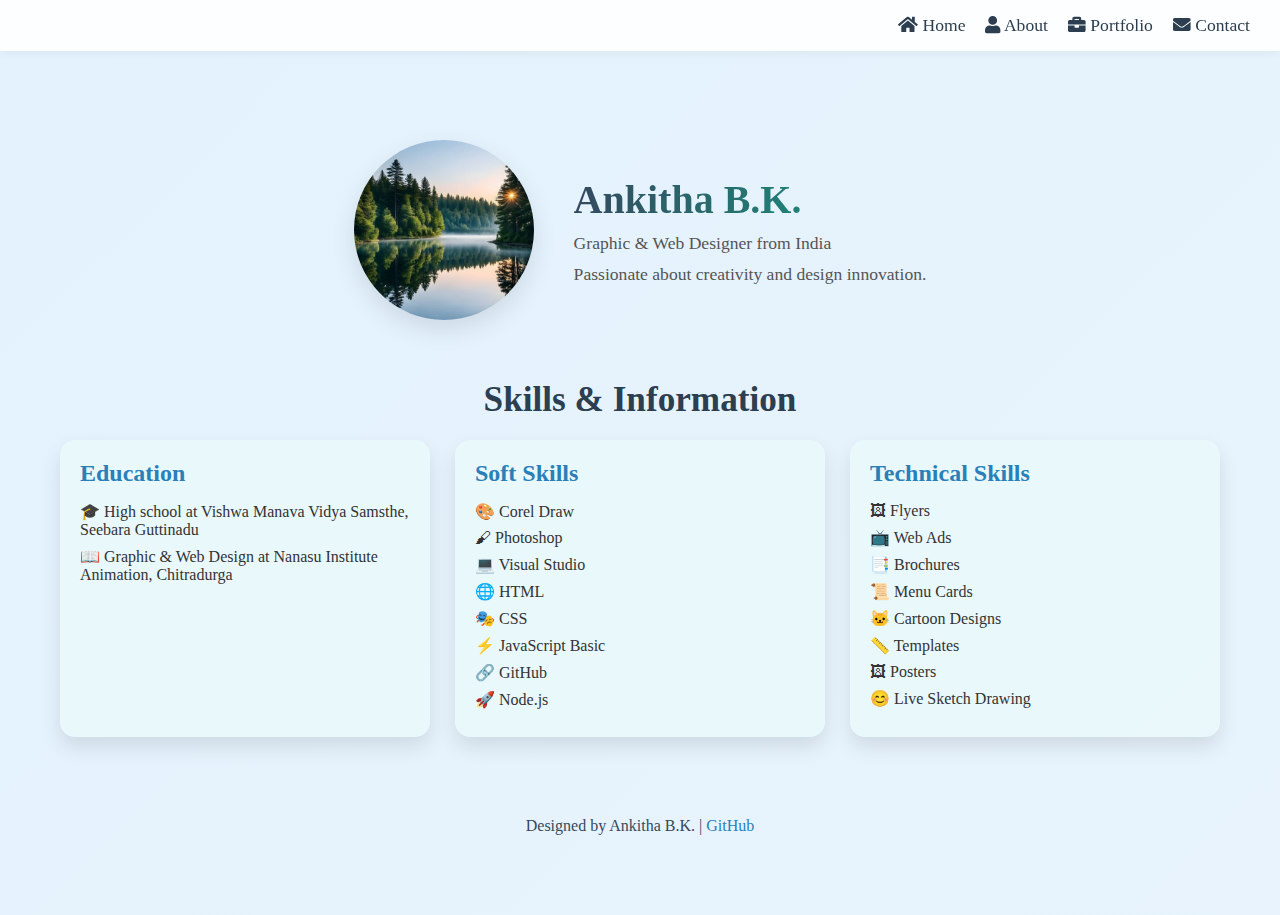
<file: index.html>
<!DOCTYPE html>
<html lang="en">
<head>
  <meta charset="UTF-8" />
  <meta name="viewport" content="width=device-width, initial-scale=1.0"/>
  <title>Resume | Ankitha B.K.</title>
  <link rel="icon" href="images/Bk_logo.png" type="image/png" />
  <link href="https://fonts.googleapis.com/icon?family=Material+Icons" rel="stylesheet" />
  <link rel="stylesheet" href="https://cdnjs.cloudflare.com/ajax/libs/font-awesome/5.15.4/css/all.min.css"/>
  <style>
    * {
      margin: 0;
      padding: 0;
      box-sizing: border-box;
    }

    body {
      font-family: cambria;
      background: linear-gradient(-45deg, #f7f8fc, #e3f2fd);
      background-size: 400% 400%;
      color: #333;
      position: relative;
      overflow-x: hidden;
    }

    .navbar {
      position: fixed;
      top: 0;
      width: 100%;
      padding: 15px 30px;
      background: rgba(255, 255, 255, 0.9);
      display: flex;
      justify-content: flex-end;
      gap: 20px;
      z-index: 999;
      box-shadow: 0 2px 10px rgba(0,0,0,0.05);
    }

    .nav-links a {
      color: #2c3e50;
      text-decoration: none;
      font-size: 1.1rem;
      transition: color 0.3s, transform 0.3s;
    }

    .nav-links a:hover {
      color: #1abc9c;
      transform: scale(1.1);
    }

    .container {
      max-width: 1200px;
      margin: 120px auto 40px;
      padding: 20px;
      z-index: 2;
      position: relative;
    }

    .header {
      display: flex;
      align-items: center;
      flex-wrap: wrap;
      gap: 20px;
      justify-content: center;
      margin-bottom: 40px;
    }

    .profile-pic {
      width: 180px;
      height: 180px;
      border-radius: 50%;
      overflow: hidden;
      box-shadow: 0 10px 25px rgba(0,0,0,0.1);
      animation: zoomInOut 4s infinite alternate ease-in-out;
    }

    .profile-pic img {
      width: 100%;
      height: 100%;
      object-fit: cover;
    }

    .about {
      margin-left: 20px;
    }

    .about h1 {
      font-size: 2.5rem;
      background: linear-gradient(to right, #34495e, #16a085);
      -webkit-background-clip: text;
      -webkit-text-fill-color: transparent;
    }

    .about p {
      font-size: 1.1rem;
      color: #555;
      margin-top: 10px;
    }

    .section {
      margin-top: 60px;
    }

    .section h2 {
      font-size: 2.2rem;
      color: #2c3e50;
      margin-bottom: 20px;
      text-align: center;
    }

    .grid {
      display: grid;
      grid-template-columns: repeat(auto-fit, minmax(260px, 1fr));
      gap: 25px;
    }

    .card {
      background: #eaf9facc;
      padding: 20px;
      border-radius: 15px;
      box-shadow: 0 10px 20px rgba(0,0,0,0.1);
      transition: transform 0.3s;
    }

    .card:hover {
      transform: translateY(-5px);
    }

    .card h3 {
      font-size: 1.5rem;
      color: #2980b9;
      margin-bottom: 15px;
    }

    .card ul {
      list-style: none;
      padding-left: 0;
    }

    .card ul li {
      margin-bottom: 8px;
      font-size: 1rem;
    }

    footer {
      text-align: center;
      margin-top: 60px;
      padding: 20px;
      color: #34495e;
    }

    footer a {
      color: #2980b9;
      text-decoration: none;
    }

    footer a:hover {
      text-decoration: underline;
    }

    @media (max-width: 768px) {
      .about {
        text-align: center;
        margin-left: 0;
      }

      .navbar {
        justify-content: center;
        flex-wrap: wrap;
      }

      .nav-links a {
        font-size: 1rem;
      }
    }
  </style>
</head>
<body>

  <div class="navbar nav-links">
    <a href="#"><i class="fas fa-home"></i> Home</a>
    <a href="#"><i class="fas fa-user"></i> About</a>
    <a href="Work_showcase.html"><i class="fas fa-briefcase"></i> Portfolio</a>
    <a href="Contact_Me.html"><i class="fas fa-envelope"></i> Contact</a>
  </div>

  <div class="container">
    <div class="header">
      <div class="profile-pic">
        <img src="images/About pic.jpg" alt="Profile Picture" />
      </div>
      <div class="about">
        <h1>Ankitha B.K.</h1>
        <p>Graphic & Web Designer from India</p>
        <p>Passionate about creativity and design innovation.</p>
      </div>
    </div>

    <div class="section">
      <h2>Skills & Information</h2>
      <div class="grid">
        <div class="card">
          <h3>Education</h3>
          <ul>
            <li>🎓 High school at Vishwa Manava Vidya Samsthe, Seebara Guttinadu</li>
            <li>📖 Graphic & Web Design at Nanasu Institute Animation, Chitradurga</li>
          </ul>
        </div>
        <div class="card">
          <h3>Soft Skills</h3>
          <ul>
            <li>🎨 Corel Draw</li>
            <li>🖌 Photoshop</li>
            <li>💻 Visual Studio</li>
            <li>🌐 HTML</li>
            <li>🎭 CSS</li>
            <li>⚡ JavaScript Basic</li>
            <li>🔗 GitHub</li>
            <li>🚀 Node.js</li>
          </ul>
        </div>
        <div class="card">
          <h3>Technical Skills</h3>
          <ul>
            <li>🖼 Flyers</li>
            <li>📺 Web Ads</li>
            <li>📑 Brochures</li>
            <li>📜 Menu Cards</li>
            <li>🐱 Cartoon Designs</li>
            <li>📏 Templates</li>
            <li>🖼 Posters</li>
            <li>😊 Live Sketch Drawing</li>
          </ul>
        </div>
      </div>
    </div>

    <footer>
      <p>Designed by Ankitha B.K. | <a href="https://github.com/ankithabk" target="_blank">GitHub</a></p>
    </footer>
  </div>

</body>
</html>
</file>
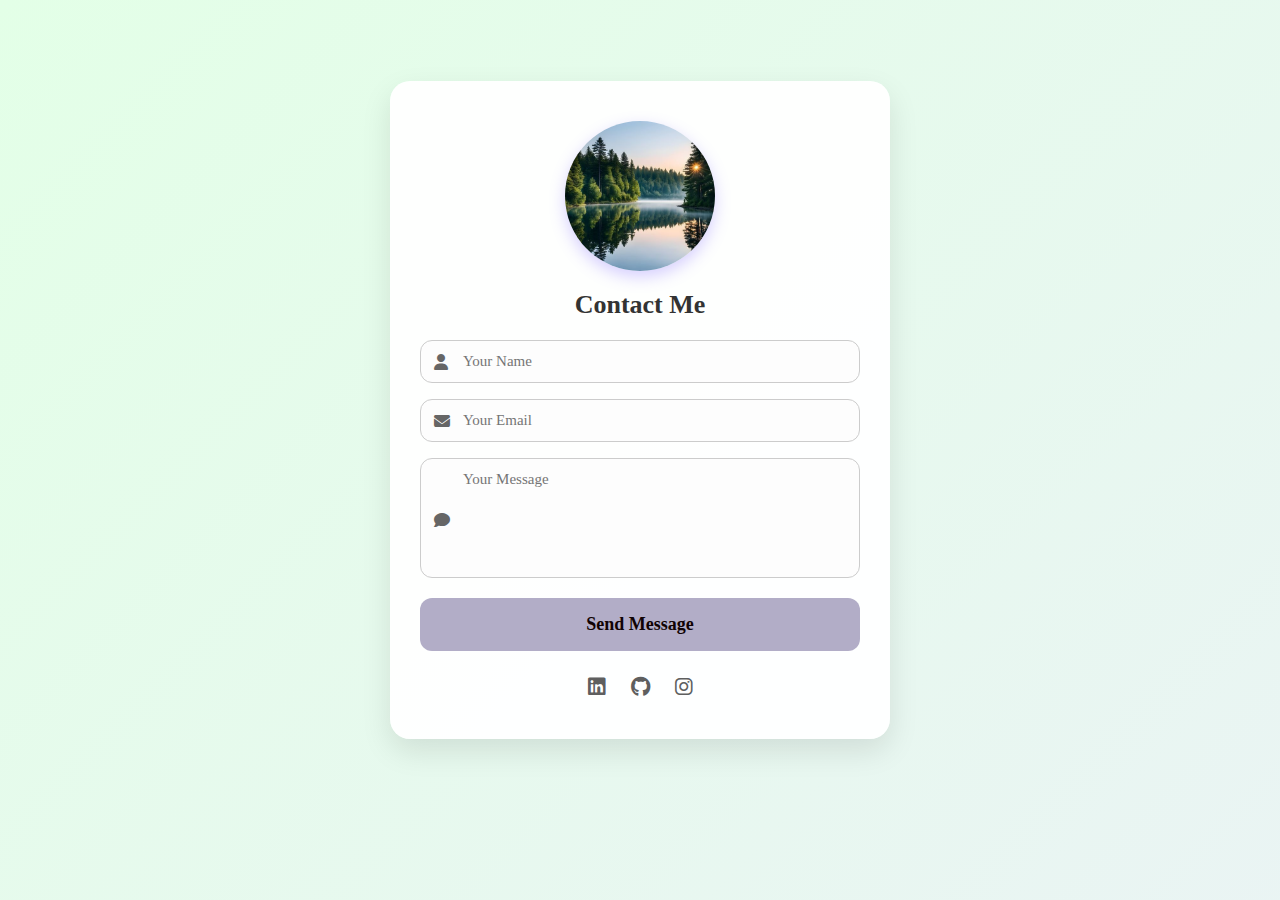
<file: Contact_Me.html>
<!DOCTYPE html>
<html lang="en">
<head>
  <meta charset="UTF-8" />
  <meta name="viewport" content="width=device-width, initial-scale=1.0"/>
  <title>Contact | Portfolio</title>
  <link rel="icon" href="images/Bk_logo.png" type="image/favicon.png">
  <link rel="stylesheet" href="https://cdnjs.cloudflare.com/ajax/libs/font-awesome/6.5.0/css/all.min.css" />
  <style>
    * {
      margin: 0;
      padding: 0;
      box-sizing: border-box;
      font-family: Cambria, serif;
    }

    body {
      background: linear-gradient(135deg, #e3ffe7, #f0eaff, #e1f0ff);
      background-size: 400% 400%;
      animation: gradientBG 12s ease infinite;
      color: #333;
    }

    @keyframes gradientBG {
      0%, 100% { background-position: 0% 50%; }
      50% { background-position: 100% 50%; }
    }

    header {
      display: flex;
      justify-content: space-between;
      align-items: center;
      padding: 16px 10%;
      background: rgba(255,255,255,0.8);
      box-shadow: 0 4px 12px rgba(0,0,0,0.05);
      position: sticky;
      top: 0;
      z-index: 1000;
    }

  

    .main {
      display: flex;
      justify-content: center;
      align-items: center;
      padding: 60px 20px;
      min-height: calc(100vh - 80px);
    }

    .contact-container {
      background: rgba(255, 255, 255, 0.95);
      padding: 40px 30px;
      width: 100%;
      max-width: 500px;
      border-radius: 20px;
      box-shadow: 0 12px 30px rgba(0, 0, 0, 0.1);
      text-align: center;
      animation: fadeIn 1.2s ease;
    }

    @keyframes fadeIn {
      from { opacity: 0; transform: translateY(20px); }
      to { opacity: 1; transform: translateY(0); }
    }

    .profile-img {
      width: 150px;
      height: 150px;
      margin: 0 auto 15px;
      border-radius: 50%;
      object-fit: cover;
      box-shadow: 0 6px 16px rgba(123, 97, 255, 0.3);
    }

    h2 {
      margin-bottom: 20px;
      font-size: 26px;
      color: #333;
    }

    .contact-form {
      display: flex;
      flex-direction: column;
      gap: 16px;
    }

    .input-group {
      position: relative;
    }

    .input-group i {
      position: absolute;
      top: 50%;
      left: 14px;
      transform: translateY(-50%);
      color: #666;
      font-size: 16px;
    }

    .input-group input,
    .input-group textarea {
      width: 100%;
      padding: 12px 12px 12px 42px;
      font-size: 15px;
      border: 1px solid #ccc;
      border-radius: 12px;
      outline: none;
      background: #fdfdfd;
      transition: border 0.3s, box-shadow 0.3s;
    }

    .input-group input:focus,
    .input-group textarea:focus {
      border-color: #dfdcee;
      box-shadow: 0 0 8px rgba(186, 181, 212, 0.3);
    }

    .input-group textarea {
      resize: none;
      height: 120px;
    }

    button {
      background: linear-gradient(135deg, #b2adc7);
      color: #110303;
      padding: 16px;
      font-size: 18px;
      font-weight: 600;
      border: none;
      border-radius: 12px;
      cursor: pointer;
      
      transition: all 0.3s ease;
    }

  
    .social-icons {
      margin-top: 25px;
      display: flex;
      justify-content: center;
      gap: 25px;
    }

    .social-icons a {
      color: #5f5f5f;
      font-size: 20px;
      transition: 0.3s;
    }

    .social-icons a:hover {
      color: #7b61ff;
      transform: scale(1.2);
    }


    @media (max-width: 768px) {
      header {
        flex-direction: column;
        gap: 10px;
      }

      nav {
        flex-wrap: wrap;
        justify-content: center;
      }

      .main {
        padding: 40px 15px;
      }

      .contact-container {
        padding: 30px 20px;
      }
    }
  </style>
</head>
<body>


  <main class="main">
    <div class="contact-container">
      <img src="images/About pic.jpg" alt="Profile" class="profile-img" />
      <h2>Contact Me</h2>
      <form class="contact-form">
        <div class="input-group">
          <i class="fas fa-user"></i>
          <input type="text" placeholder="Your Name" required />
        </div>
        <div class="input-group">
          <i class="fas fa-envelope"></i>
          <input type="email" placeholder="Your Email" required />
        </div>
        <div class="input-group">
          <i class="fas fa-comment"></i>
          <textarea placeholder="Your Message" required></textarea>
        </div>
        <button type="submit">Send Message</button>
      </form>

      <div class="social-icons">
        <a href="https://linkedin.com/ankithabk"><i class="fab fa-linkedin"></i></a>
        <a href="https://github.com/ankithabk"><i class="fab fa-github"></i></a>
        <a href="https://instagram.com/crafteddesignhub1281@letterform lab"><i class="fab fa-instagram"></i></a>
      
      </div>               
    </div>
  </main>


</body>
</html>
</file>
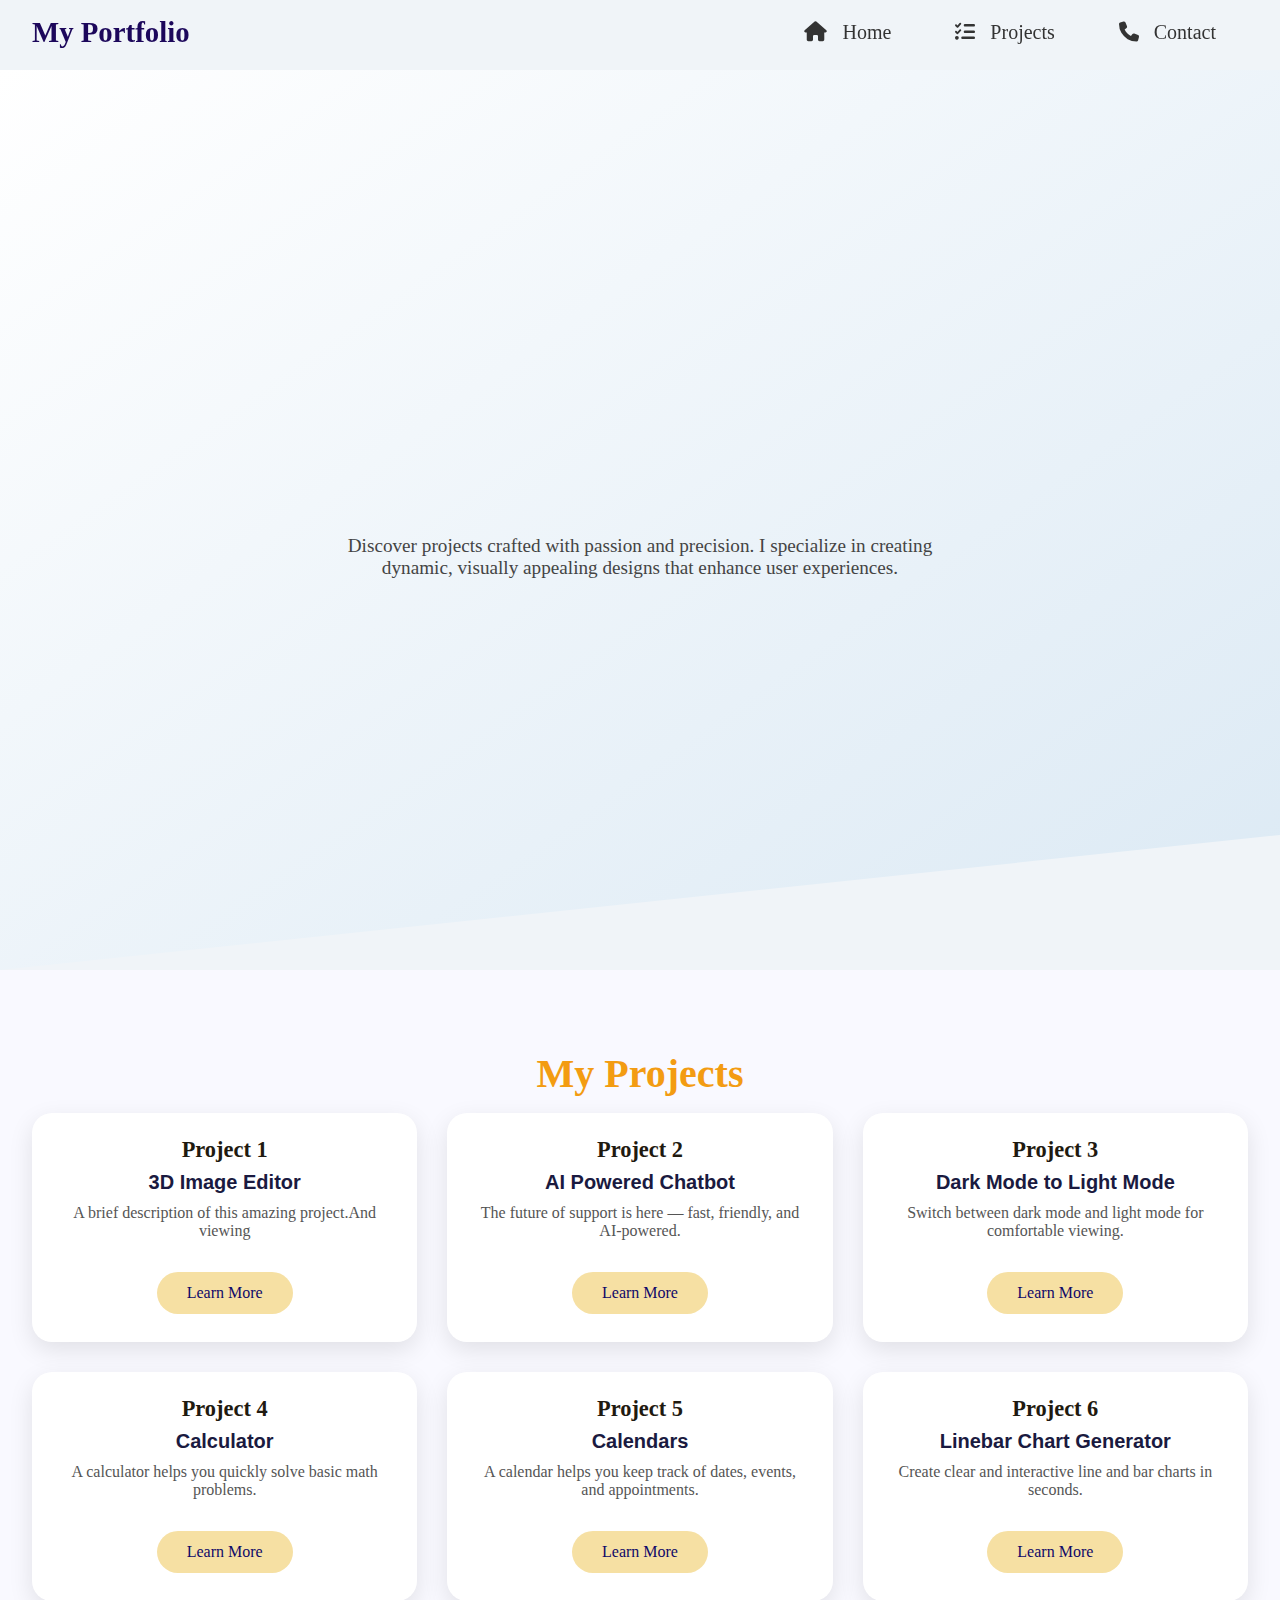
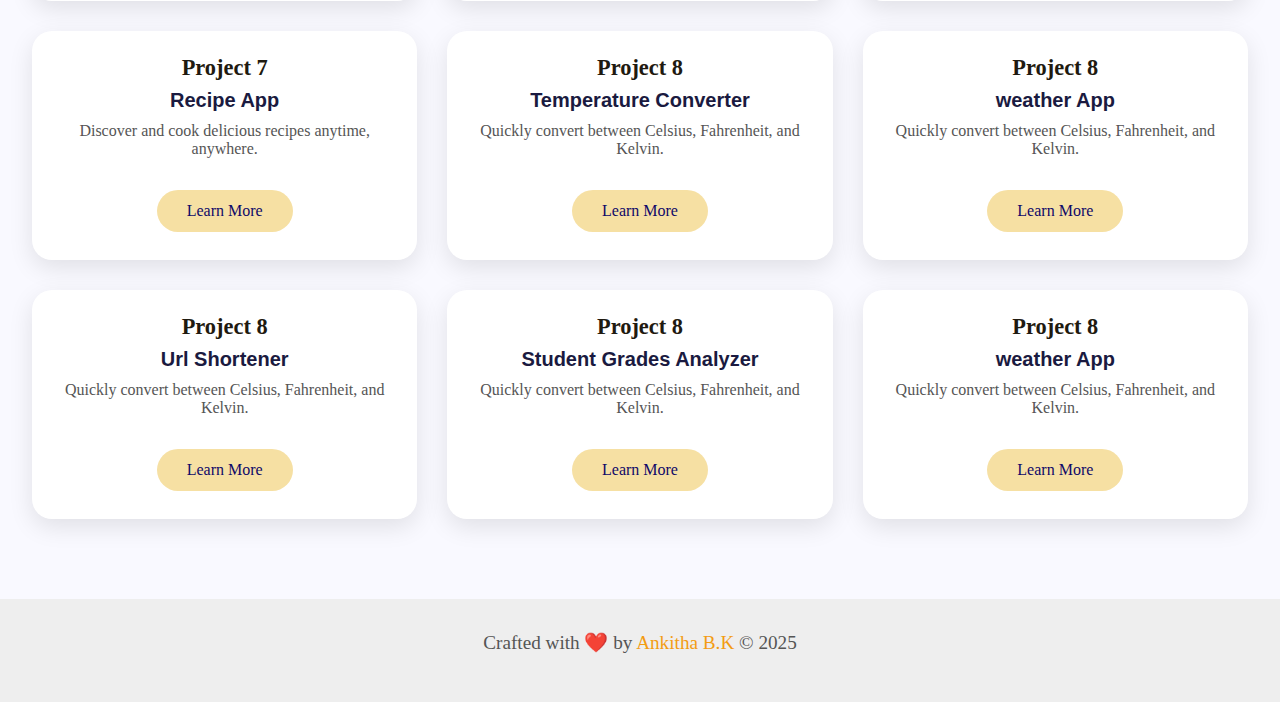
<file: Work_showcase.html>
<!DOCTYPE html>
<html lang="en">
<head>
  <meta charset="UTF-8" />
  <meta name="viewport" content="width=device-width, initial-scale=1.0" />
  <link rel="icon" href="images/Bk_logo.png" type="image/png" />
  <link rel="stylesheet" href="https://cdnjs.cloudflare.com/ajax/libs/font-awesome/6.6.0/css/all.min.css" />
  <title>Premium Work Showcase</title>
  <style>
    * {
      margin: 0;
      padding: 0;
      box-sizing: border-box;
    }

    body {
      font-family: cambria;
      background: #f0f4f8;
      color: #333;
      scroll-behavior: smooth;
    }

    h1, h2, p {
      margin-bottom: 1rem;
      text-align: center;
    }

    h1 {
      font-size: 3.5rem;
      margin-top: 10px;
      color: #1a1a40;
      opacity: 0;
      transform: translateY(50px);
      animation: fadeInUp 1.5s forwards;
    }

    h2 {
      font-size: 2.5rem;
      color: #f39c12;
    }

    p {
      font-size: 1.2rem;
      color: #555;
    }

    nav {
      display: flex;
      justify-content: space-between;
      align-items: center;
      padding: 1rem 2rem;
   
      position: fixed;
      top: 0;
      width: 100%;
      z-index: 1000;
     
    }

    nav .logo {
      font-size: 1.8rem;
      font-weight: bold;
      color: #1c075b;
    }

    nav ul {
      display: flex;
      list-style: none;
    }

    nav ul li {
      margin: 0 1rem;
    }

    nav ul li a {
      color: #333;
      text-decoration: none;
      font-size:20px;
      padding: 0.5rem 1rem;
      border-radius: 5px;
      transition: 0.3s;
    }

   
    .hero {
      height: 100vh;
      display: flex;
      justify-content: center;
      align-items: center;
      text-align: center;
      background: linear-gradient(to bottom right, #ffffff, #dbe9f4);
      clip-path: polygon(0 0, 100% 0, 100% 85%, 0 100%);
      position: relative;
      margin-top: 70px;
    }

    .hero p {
      font-size: 1.2rem;
      max-width: 600px;
      margin: 1rem auto;
      color: #444;
    }

    .cta {
      margin-bottom: 50px;
      padding: 1rem 2rem;
      background: #1a1a40;
      color: #fff;
      font-size: 1.2rem;
      border-radius: 50px;
      border: none;
      cursor: pointer;
      transition: all 0.3s ease;
      margin-right: 20px;
    }

    .cta:hover {
      background: #000;
      transform: scale(1.1);
    }

    .portfolio {
      padding: 5rem 2rem;
      background: #f9f9ff;
    }

    .projects {
      display: grid;
      grid-template-columns: repeat(auto-fit, minmax(300px, 1fr));
      gap: 30px;
    }

    .project-card {
      background: #fff;
      border-radius: 20px;
      box-shadow: 0 8px 25px rgba(0, 0, 0, 0.1);
      overflow: hidden;
      transition: transform 0.3s, box-shadow 0.3s;
    }

    .project-card:hover {
      transform: translateY(-10px);
      box-shadow: 0 15px 35px rgba(0, 0, 0, 0.2);
    }

    .project-card-content {
      padding: 1.5rem;
      text-align: center;
    }

    .project-card-content h3 {
      font-size: 1.4rem;
      margin-bottom: 0.5rem;
      color: #1f1a10;
    }

    .project-card-content p {
      font-size: 1rem;
      color: #555;
    }

    .editor-title {
      font-size: 20px;
      font-family: 'Poppins', sans-serif;
      font-weight: 600;
      margin-bottom: 10px;
      color: #1a1a40;
    }

    .learn-more-btn {
      display: inline-block;
      margin-top: 1rem;
      padding: 12px 30px;
      background: #f6e0a3;
      color: #0f0868;
      font-size: 16px;
      border: none;
      border-radius: 50px;
      cursor: pointer;
      text-decoration: none;
      position: relative;
      overflow: hidden;
    }

    .learn-more-btn::before {
      content: "";
      position: absolute;
      top: 0;
      left: 0;
      height: 100%;
      width: 100%;
      border-radius: 50px;
      transform: scaleX(0);
      transform-origin: left;
      transition: 0.4s ease;
      z-index: 0;
    }

    .learn-more-btn span {
      position: relative;
      z-index: 1;
      transition: color 0.4s ease;
    }

    .learn-more-btn:hover::before {
      transform: scaleX(1);
    }

    .learn-more-btn:hover span {
      color: #150404;
    }

    footer {
      text-align: center;
      padding: 2rem;
      background: #eee;
      color: #444;
    }

    footer a {
      color: #f39c12;
      text-decoration: none;
    }

    .fa-solid {
      margin-right: 10px;
    }

    @keyframes fadeInUp {
      0% {
        opacity: 0;
        transform: translateY(50px);
      }
      100% {
        opacity: 1;
        transform: translateY(0);
      }
    }
  </style>
</head>
<body>
  <nav>
    <div class="logo">My Portfolio</div>
    <ul>
      <li><a href="#hero"><i class="fa-solid fa-house"></i> Home</a></li>
      <li><a href="#portfolio"><i class="fa-solid fa-list-check"></i> Projects</a></li>
      <li><a href="Contact_Me.html"><i class="fa-solid fa-phone"></i> Contact</a></li>
    </ul>
  </nav>

  <section id="hero" class="hero">
    <div>
      <h1>Welcome to My Portfolio</h1>
      <p>Discover projects crafted with passion and precision. I specialize in creating dynamic, visually appealing designs that enhance user experiences.</p>
    </div>
  </section>

  <section id="portfolio" class="portfolio">
    <h2>My Projects</h2>
    <div class="projects">
      <!-- Card 1 -->
      <div class="project-card">
        <div class="project-card-content">
          <h3>Project 1</h3>
          <h2 class="editor-title">3D Image Editor</h2>
          <p>A brief description of this amazing project.And viewing</p>
          <a href="works/3D_Image_Editor.html" class="learn-more-btn"><span>Learn More</span></a>
        </div>
      </div>

      <div class="project-card">
        <div class="project-card-content">
          <h3>Project 2</h3>
          <h2 class="editor-title">AI Powered Chatbot</h2>
          <p>The future of support is here — fast, friendly, and AI-powered.</p>
          <a href="works/AI_Powered_Chatbot.html" class="learn-more-btn"><span>Learn More</span></a>
        </div>
      </div>

      <div class="project-card">
        <div class="project-card-content">
          <h3>Project 3</h3>
          <h2 class="editor-title">Dark Mode to Light Mode</h2>
          <p>Switch between dark mode and light mode for comfortable viewing.</p>
          <a href="works/Dark_mode.html" class="learn-more-btn"><span>Learn More</span></a>
        </div>
      </div>

      <div class="project-card">
        <div class="project-card-content">
          <h3>Project 4</h3>
          <h2 class="editor-title">Calculator</h2>
          <p>A calculator helps you quickly solve basic math problems.</p>
          <a href="works/Calculator_website.html" class="learn-more-btn"><span>Learn More</span></a>
        </div>
      </div>

      <div class="project-card">
        <div class="project-card-content">
          <h3>Project 5</h3>
          <h2 class="editor-title">Calendars</h2>
          <p>A calendar helps you keep track of dates, events, and appointments.</p>
          <a href="works/calender.html" class="learn-more-btn"><span>Learn More</span></a>
        </div>
      </div>

      <div class="project-card">
        <div class="project-card-content">
          <h3>Project 6</h3>
          <h2 class="editor-title">Linebar Chart Generator</h2>
          <p>Create clear and interactive line and bar charts in seconds.</p>
          <a href="works/Line_bar_chart_generator.html" class="learn-more-btn"><span>Learn More</span></a>
        </div>
      </div>

      <div class="project-card">
        <div class="project-card-content">
          <h3>Project 7</h3>
          <h2 class="editor-title">Recipe App</h2>
          <p>Discover and cook delicious recipes anytime, anywhere.</p>
          <a href="works/Recipe_app.html" class="learn-more-btn"><span>Learn More</span></a>
        </div>
      </div>

      <div class="project-card">
        <div class="project-card-content">
          <h3>Project 8</h3>
          <h2 class="editor-title">Temperature Converter</h2>
          <p>Quickly convert between Celsius, Fahrenheit, and Kelvin.</p>
          <a href="works/Temperature_Converter.html" class="learn-more-btn"><span>Learn More</span></a>
        </div>
      </div>

   <div class="project-card">
        <div class="project-card-content">
          <h3>Project 8</h3>
          <h2 class="editor-title">weather App</h2>
          <p>Quickly convert between Celsius, Fahrenheit, and Kelvin.</p>
          <a href="works/Weather_website.html" class="learn-more-btn"><span>Learn More</span></a>
        </div>
      </div>


  <div class="project-card">
        <div class="project-card-content">
          <h3>Project 8</h3>
          <h2 class="editor-title">Url Shortener</h2>
          <p>Quickly convert between Celsius, Fahrenheit, and Kelvin.</p>
          <a href="works/url_shortener.html" class="learn-more-btn"><span>Learn More</span></a>
        </div>
      </div>


  <div class="project-card">
        <div class="project-card-content">
          <h3>Project 8</h3>
          <h2 class="editor-title">Student Grades Analyzer</h2>
          <p>Quickly convert between Celsius, Fahrenheit, and Kelvin.</p>
          <a href="works/Quiz_app.html" class="learn-more-btn"><span>Learn More</span></a>
        </div>
      </div>


  <div class="project-card">
        <div class="project-card-content">
          <h3>Project 8</h3>
          <h2 class="editor-title">weather App</h2>
          <p>Quickly convert between Celsius, Fahrenheit, and Kelvin.</p>
          <a href="works/Weather_website.html" class="learn-more-btn"><span>Learn More</span></a>
        </div>
      </div>
    </div>
  </section>

  <footer>
    <p>Crafted with ❤️ by <a href="#">Ankitha B.K</a> &copy; 2025</p>
  </footer>
</body>
</html>
</file>
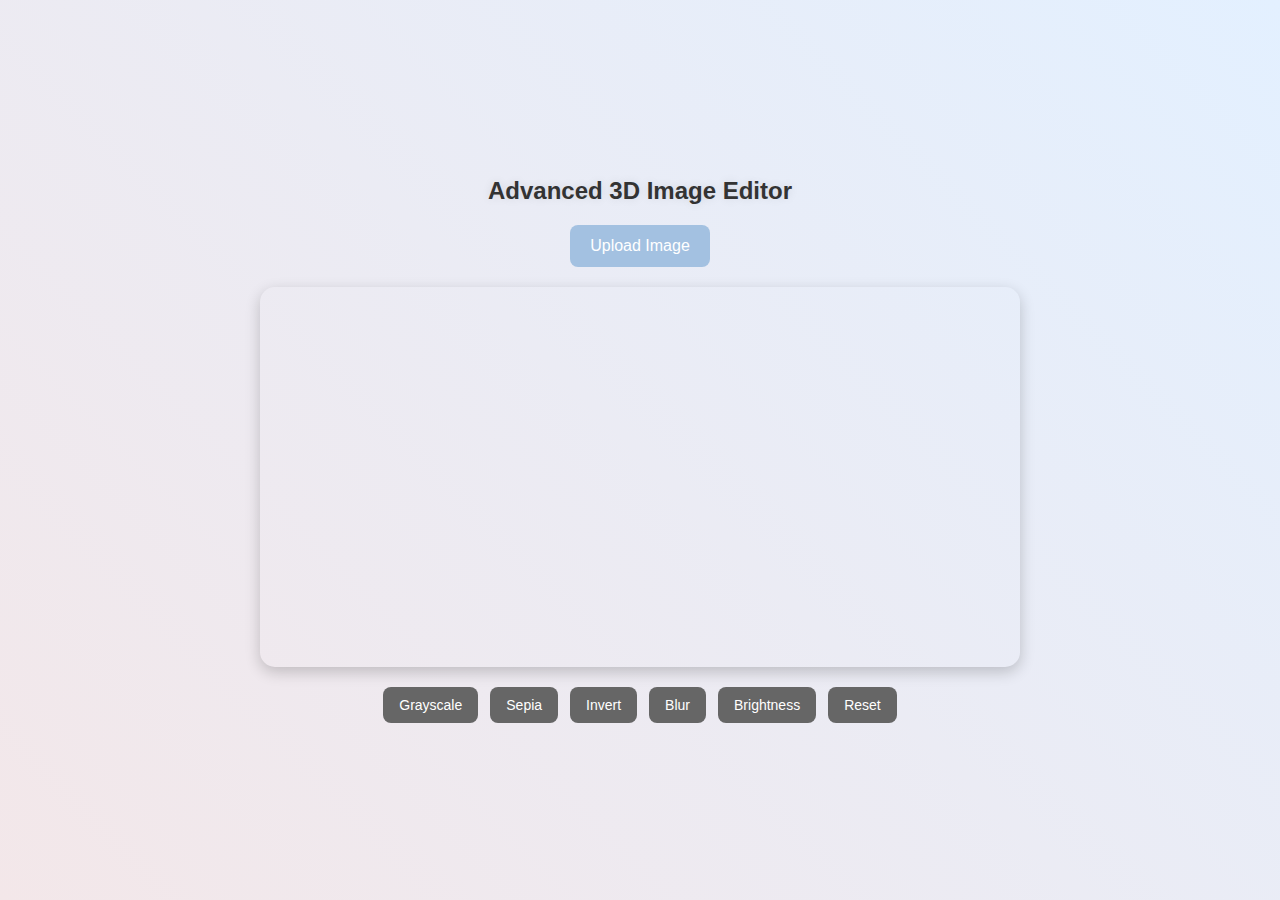
<file: works/3D_Image_Editor.html>
<!DOCTYPE html>
<html lang="en">
<head>
  <meta charset="UTF-8" />
  <meta name="viewport" content="width=device-width, initial-scale=1.0"/>
  <title>Advanced 3D Image Editor</title>
  <link rel="icon" href="images/Bk_logo.png" type="image/png"/>
  <style>
    * {
      margin: 0;
      padding: 0;
      box-sizing: border-box;
      font-family: Arial, sans-serif;
    }

    body {
      min-height: 100vh;
      display: flex;
      justify-content: center;
      align-items: center;
      background: linear-gradient(45deg, #f3e7e9, #e3f0ff);
      animation: bgAnimation 10s infinite alternate;
      padding: 20px;
    }

    .editor-container {
      width: 100%;
      max-width: 800px;
  
      padding: 20px;
      border-radius: 15px;
    
      text-align: center;
      transition: transform 0.3s ease-in-out;
    }

    .editor-container:hover {
      transform: scale(1.02);
    }

    .editor-container h2 {
      color: #333;
      margin-bottom: 20px;
      font-size: 24px;
      text-shadow: 0 0 10px rgba(0,0,0,0.1);
    }

    .upload-btn {
      padding: 12px 20px;
      background: #a3c1e1;
      color: white;
      border: none;
      cursor: pointer;
      border-radius: 8px;
      transition: 0.3s ease-in-out;
      font-size: 16px;
    }

    .upload-btn:hover {
      background: #0056b3;
      transform: scale(1.1);
    }

    .filters {
      display: flex;
      justify-content: center;
      flex-wrap: wrap;
      gap: 12px;
      margin-top: 20px;
    }

    .filters button {
      background: #666;
      color: white;
      padding: 10px 16px;
      border: none;
      cursor: pointer;
      border-radius: 8px;
      transition: 0.3s ease-in-out;
      font-size: 14px;
    }

    .filters button:hover {
      background: #444;
      transform: translateY(-3px);
    }

    canvas {
      display: block;
      margin: 20px auto 0;
      width: 100%;
      max-width: 100%;
      height: auto;
      border-radius: 15px;
      box-shadow: 0 5px 15px rgba(0,0,0,0.2);
    }

    @media (max-width: 480px) {
      .editor-container h2 {
        font-size: 20px;
      }
      .upload-btn, .filters button {
        font-size: 14px;
        padding: 10px 14px;
      }
    }
  </style>
</head>
<body>
  <div class="editor-container">
    <h2>Advanced 3D Image Editor</h2>
    <input type="file" id="upload" accept="image/*" hidden />
    <button class="upload-btn" onclick="document.getElementById('upload').click();">Upload Image</button>
    <canvas id="canvas"></canvas>
    <div class="filters">
      <button onclick="applyFilter('grayscale')">Grayscale</button>
      <button onclick="applyFilter('sepia')">Sepia</button>
      <button onclick="applyFilter('invert')">Invert</button>
      <button onclick="applyFilter('blur')">Blur</button>
      <button onclick="applyFilter('brightness')">Brightness</button>
      <button onclick="applyFilter('reset')">Reset</button>
    </div>
  </div>

  <script>
    const upload = document.getElementById('upload');
    const canvas = document.getElementById('canvas');
    const ctx = canvas.getContext('2d');
    let img = new Image();
    let originalImage = null;

    upload.addEventListener('change', function () {
      const file = this.files[0];
      if (file) {
        const reader = new FileReader();
        reader.onload = function (event) {
          img.src = event.target.result;
        };
        reader.readAsDataURL(file);
      }
    });

    img.onload = function () {
      canvas.width = img.width / 2;
      canvas.height = img.height / 2;
      ctx.clearRect(0, 0, canvas.width, canvas.height);
      ctx.drawImage(img, 0, 0, canvas.width, canvas.height);
      originalImage = ctx.getImageData(0, 0, canvas.width, canvas.height);
    };

    function applyFilter(filter) {
      if (!originalImage) return;
      ctx.putImageData(originalImage, 0, 0);
      let imageData = ctx.getImageData(0, 0, canvas.width, canvas.height);
      let data = imageData.data;

      for (let i = 0; i < data.length; i += 4) {
        let r = data[i], g = data[i + 1], b = data[i + 2];
        if (filter === 'grayscale') {
          let avg = (r + g + b) / 3;
          data[i] = data[i + 1] = data[i + 2] = avg;
        } else if (filter === 'sepia') {
          data[i] = r * 0.393 + g * 0.769 + b * 0.189;
          data[i + 1] = r * 0.349 + g * 0.686 + b * 0.168;
          data[i + 2] = r * 0.272 + g * 0.534 + b * 0.131;
        } else if (filter === 'invert') {
          data[i] = 255 - r;
          data[i + 1] = 255 - g;
          data[i + 2] = 255 - b;
        } else if (filter === 'blur') {
          ctx.filter = 'blur(5px)';
          ctx.drawImage(img, 0, 0, canvas.width, canvas.height);
          ctx.filter = 'none';
          return;
        } else if (filter === 'brightness') {
          ctx.filter = 'brightness(1.5)';
          ctx.drawImage(img, 0, 0, canvas.width, canvas.height);
          ctx.filter = 'none';
          return;
        }
      }

      ctx.putImageData(imageData, 0, 0);
    }
  </script>
</body>
</html>
</file>
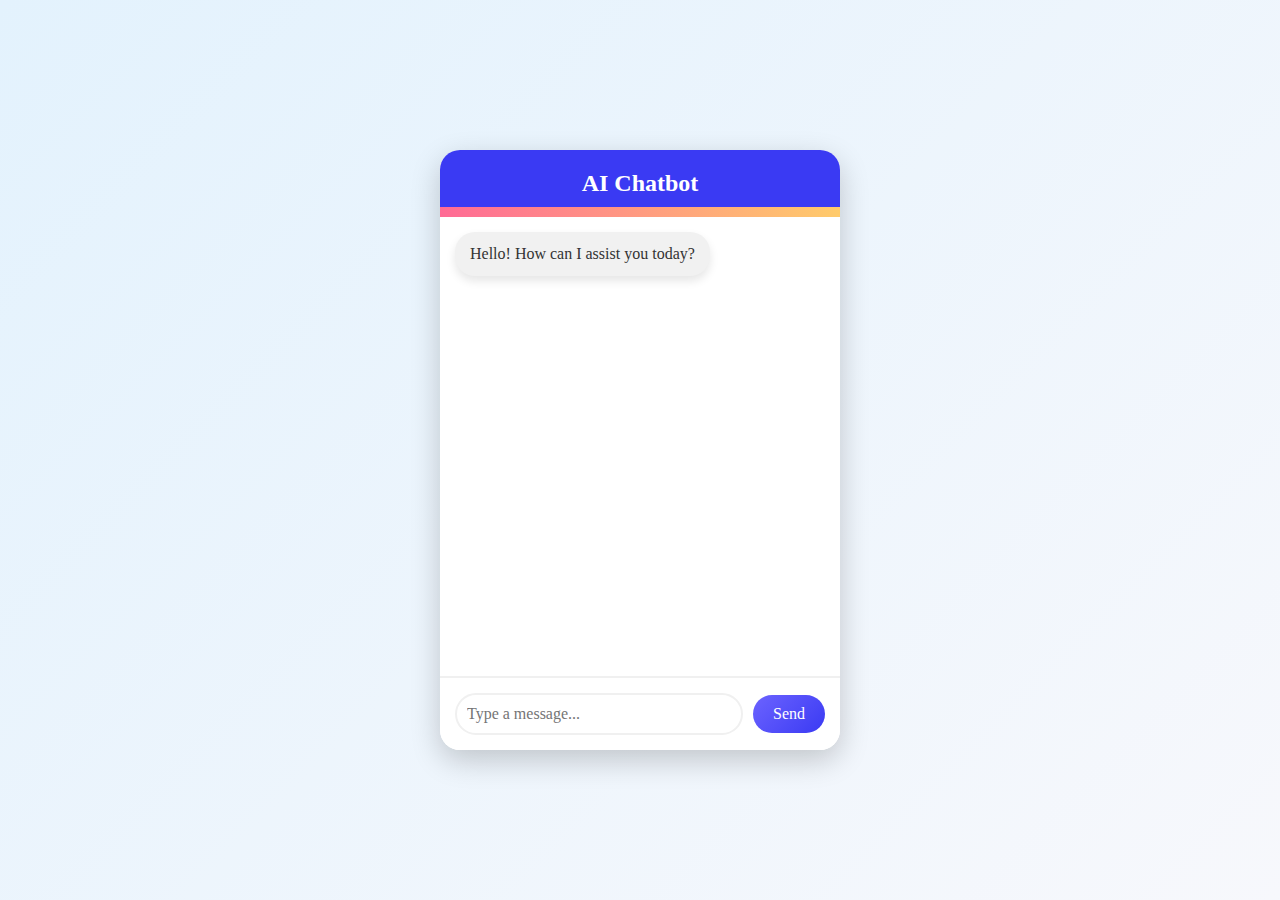
<file: works/AI_Powered_Chatbot.html>
<!DOCTYPE html>
<html lang="en">
<head>
  <meta charset="UTF-8" />
  <meta name="viewport" content="width=device-width, initial-scale=1.0"/>
  <title>AI Chatbot | Responsive</title>
  <link rel="icon" href="images/Bk_logo.png" type="image/png" />
  <style>
    * {
      margin: 0;
      padding: 0;
      box-sizing: border-box;
      font-family: cambria;
    }

    body {
      background: linear-gradient(-45deg, #f7f8fc, #e3f2fd);
      min-height: 100vh;
      display: flex;
      flex-direction: column;
    }

  

    .chatbot-wrapper {
      flex: 1;
      display: flex;
      justify-content: center;
      align-items: center;
      padding: 40px 20px;
    }

    .chatbot-container {
      background: #ffffff;
      width: 100%;
      max-width: 400px;
      height: 600px;
      border-radius: 20px;
      box-shadow: 0 10px 30px rgba(0, 0, 0, 0.2);
      display: flex;
      flex-direction: column;
      justify-content: space-between;
      overflow: hidden;
      position: relative;
    }

    .header {
      background: #3a3af3;
      color: #ffffff;
      text-align: center;
      padding: 20px;
      font-size: 1.5rem;
      font-weight: bold;
      position: relative;
    }

    .header::after {
      content: '';
      position: absolute;
      width: 100%;
      height: 10px;
      background: linear-gradient(90deg, #ff6a95, #ffcb6b);
      bottom: 0;
      left: 0;
    }

    .chat-area {
      flex-grow: 1;
      padding: 15px;
      overflow-y: auto;
      display: flex;
      flex-direction: column;
      gap: 10px;
    }

    .chat {
      padding: 10px 15px;
      border-radius: 20px;
      max-width: 80%;
      line-height: 1.5;
      box-shadow: 0 5px 10px rgba(0, 0, 0, 0.1);
      animation: fadeIn 0.5s ease;
    }

    .user {
      align-self: flex-end;
      background: linear-gradient(135deg, #c8f5fd, #3a3af3);
      color: #ffffff;
    }

    .bot {
      align-self: flex-start;
      background: #f1f1f1;
      color: #333333;
    }

    .input-area {
      background: #ffffff;
      padding: 15px;
      display: flex;
      align-items: center;
      gap: 10px;
      border-top: 2px solid #f0f0f0;
    }

    .input-area input {
      flex-grow: 1;
      padding: 10px;
      border: 2px solid #f0f0f0;
      border-radius: 50px;
      font-size: 1rem;
      outline: none;
      transition: border 0.3s;
    }

    .input-area input:focus {
      border: 2px solid #6c63ff;
    }

    .send-btn {
      background: linear-gradient(135deg, #6c63ff, #3a3af3);
      color: #ffffff;
      border: none;
      padding: 10px 20px;
      border-radius: 50px;
      cursor: pointer;
      font-size: 1rem;
      transition: transform 0.3s, background 0.3s;
    }

    .send-btn:hover {
      transform: scale(1.1);
      background: linear-gradient(135deg, #ff6a95, #ffcb6b);
    }

    @keyframes fadeIn {
      from {
        opacity: 0;
        transform: translateY(10px);
      }
      to {
        opacity: 1;
        transform: translateY(0);
      }
    }


    @media (max-width: 480px) {
      .navbar h1 {
        font-size: 1.2rem;
      }

      .chatbot-container {
        height: 90vh;
      }

      .send-btn {
        padding: 8px 16px;
        font-size: 0.9rem;
      }
    }
  </style>
</head>
<body>

  

  <div class="chatbot-wrapper">
    <div class="chatbot-container">
      <div class="header">AI Chatbot</div>

      <div class="chat-area" id="chat-area">
        <div class="chat bot">Hello! How can I assist you today?</div>
      </div>

      <div class="input-area">
        <input type="text" id="user-input" placeholder="Type a message..." />
        <button class="send-btn" onclick="sendMessage()">Send</button>
      </div>
    </div>
  </div>


  <script>
    const chatArea = document.getElementById('chat-area');
    const userInput = document.getElementById('user-input');

    function sendMessage() {
      const message = userInput.value.trim();
      if (message) {
        const userChat = document.createElement('div');
        userChat.className = 'chat user';
        userChat.textContent = message;
        chatArea.appendChild(userChat);

        const botChat = document.createElement('div');
        botChat.className = 'chat bot';
        botChat.textContent = `You said: "${message}"`;
        chatArea.appendChild(botChat);

        chatArea.scrollTop = chatArea.scrollHeight;
        userInput.value = '';
      }
    }

    userInput.addEventListener('keypress', (e) => {
      if (e.key === 'Enter') sendMessage();
    });
  </script>
</body>
</html>
</file>
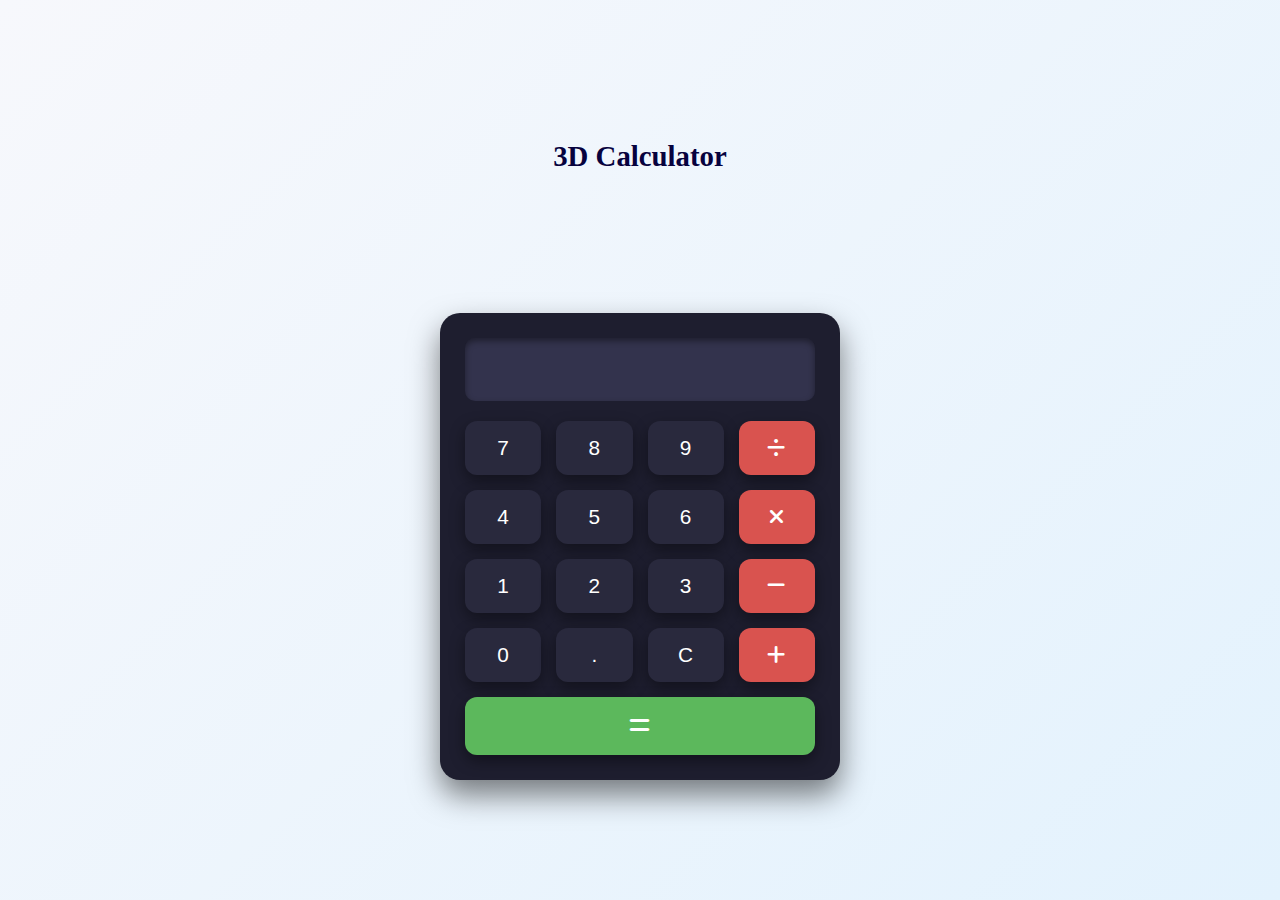
<file: works/Calculator_website.html>
<!DOCTYPE html>
<html lang="en">
<head>
  <meta charset="UTF-8" />
  <meta name="viewport" content="width=device-width, initial-scale=1.0"/>
  <title>3D Calculator</title>
  <link rel="icon" href="images/Bk_logo.png" type="image/png"/>
  <link rel="stylesheet" href="https://cdnjs.cloudflare.com/ajax/libs/font-awesome/6.0.0-beta3/css/all.min.css"/>
  <style>
    * {
      box-sizing: border-box;
      margin: 0;
      padding: 0;
    }

    body {
      font-family: Cambria, serif;
      background: linear-gradient(135deg, #f7f8fc, #e3f2fd);
      color: #0f0233;
      min-height: 100vh;
      display: flex;
      flex-direction: column;
    }

    header {
      margin-top:120px ;
      padding: 20px;
      text-align: center;
      color: #07023e;
      font-size: 1.8rem;
      font-weight: bold;
    
    }

    .container {
      flex: 1;
      display: flex;
      justify-content: center;
      align-items: center;
      padding: 40px 20px;
    }

    .calculator {
      width: 100%;
      max-width: 400px;
      background: #1e1e2f;
      border-radius: 20px;
      box-shadow: 0 15px 30px rgba(0, 0, 0, 0.5);
      padding: 25px;
      animation: slide-in 1s ease;
    }

    .display {
      background: #33334d;
      border-radius: 10px;
      padding: 15px;
      margin-bottom: 20px;
      box-shadow: inset 0 3px 6px rgba(0, 0, 0, 0.4);
    }

    #calc-display {
      width: 100%;
      font-size: 1.8rem;
      background: none;
      border: none;
      color: #fff;
      text-align: right;
      outline: none;
    }

    .buttons {
      display: grid;
      grid-template-columns: repeat(4, 1fr);
      gap: 15px;
    }

    button {
      font-size: 1.3rem;
      border: none;
      border-radius: 12px;
      padding: 15px;
      background: #29293d;
      color: white;
      box-shadow: 0 6px 15px rgba(0, 0, 0, 0.4);
      transition: all 0.2s ease;
      cursor: pointer;
    }

    button:hover {
      transform: translateY(-4px);
      box-shadow: 0 10px 25px rgba(255, 255, 255, 0.2);
    }

    button:active {
      transform: translateY(2px);
      box-shadow: 0 3px 10px rgba(0, 0, 0, 0.3);
    }

    button.operator {
      background: #d9534f;
    }

    button.equal {
      background: #5cb85c;
      font-size: 1.5rem;
      grid-column: span 4;
    }

   
    @keyframes slide-in {
      from {
        opacity: 0;
        transform: translateY(-30px);
      }
      to {
        opacity: 1;
        transform: translateY(0);
      }
    }

    @media (max-width: 500px) {
      header {
        font-size: 1.5rem;
      }

      .calculator {
        padding: 20px;
      }

      button {
        font-size: 1.1rem;
        padding: 12px;
      }

      #calc-display {
        font-size: 1.5rem;
      }
    }
  </style>
</head>
<body>

  <header>3D Calculator</header>

  <div class="container">
    <div class="calculator">
      <div class="display">
        <input type="text" id="calc-display" readonly />
      </div>
      <div class="buttons">
        <button data-value="7">7</button>
        <button data-value="8">8</button>
        <button data-value="9">9</button>
        <button data-value="/" class="operator"><i class="fas fa-divide"></i></button>
        <button data-value="4">4</button>
        <button data-value="5">5</button>
        <button data-value="6">6</button>
        <button data-value="*" class="operator"><i class="fas fa-times"></i></button>
        <button data-value="1">1</button>
        <button data-value="2">2</button>
        <button data-value="3">3</button>
        <button data-value="-" class="operator"><i class="fas fa-minus"></i></button>
        <button data-value="0">0</button>
        <button data-value="." class="decimal">.</button>
        <button data-value="C" class="clear">C</button>
        <button data-value="+" class="operator"><i class="fas fa-plus"></i></button>
        <button data-value="=" class="equal"><i class="fas fa-equals"></i></button>
      </div>
    </div>
  </div>

 
  <script>
    const display = document.getElementById("calc-display");
    const buttons = document.querySelectorAll("button");

    let currentInput = "";
    let operator = null;
    let firstOperand = null;

    buttons.forEach(button => {
      button.addEventListener("click", () => {
        const value = button.getAttribute("data-value");

        if (!isNaN(value) || value === ".") {
          currentInput += value;
          display.value = currentInput;
        } else if (value === "C") {
          currentInput = "";
          operator = null;
          firstOperand = null;
          display.value = "";
        } else if (value === "=") {
          if (operator && firstOperand !== null) {
            const secondOperand = parseFloat(currentInput);
            let result;

            switch (operator) {
              case "+": result = firstOperand + secondOperand; break;
              case "-": result = firstOperand - secondOperand; break;
              case "*": result = firstOperand * secondOperand; break;
              case "/": result = secondOperand !== 0 ? firstOperand / secondOperand : "Error"; break;
            }

            display.value = result;
            currentInput = result.toString();
            operator = null;
            firstOperand = null;
          }
        } else {
          if (currentInput) {
            firstOperand = parseFloat(currentInput);
            operator = value;
            currentInput = "";
          }
        }
      });
    });
  </script>

</body>
</html>
</file>
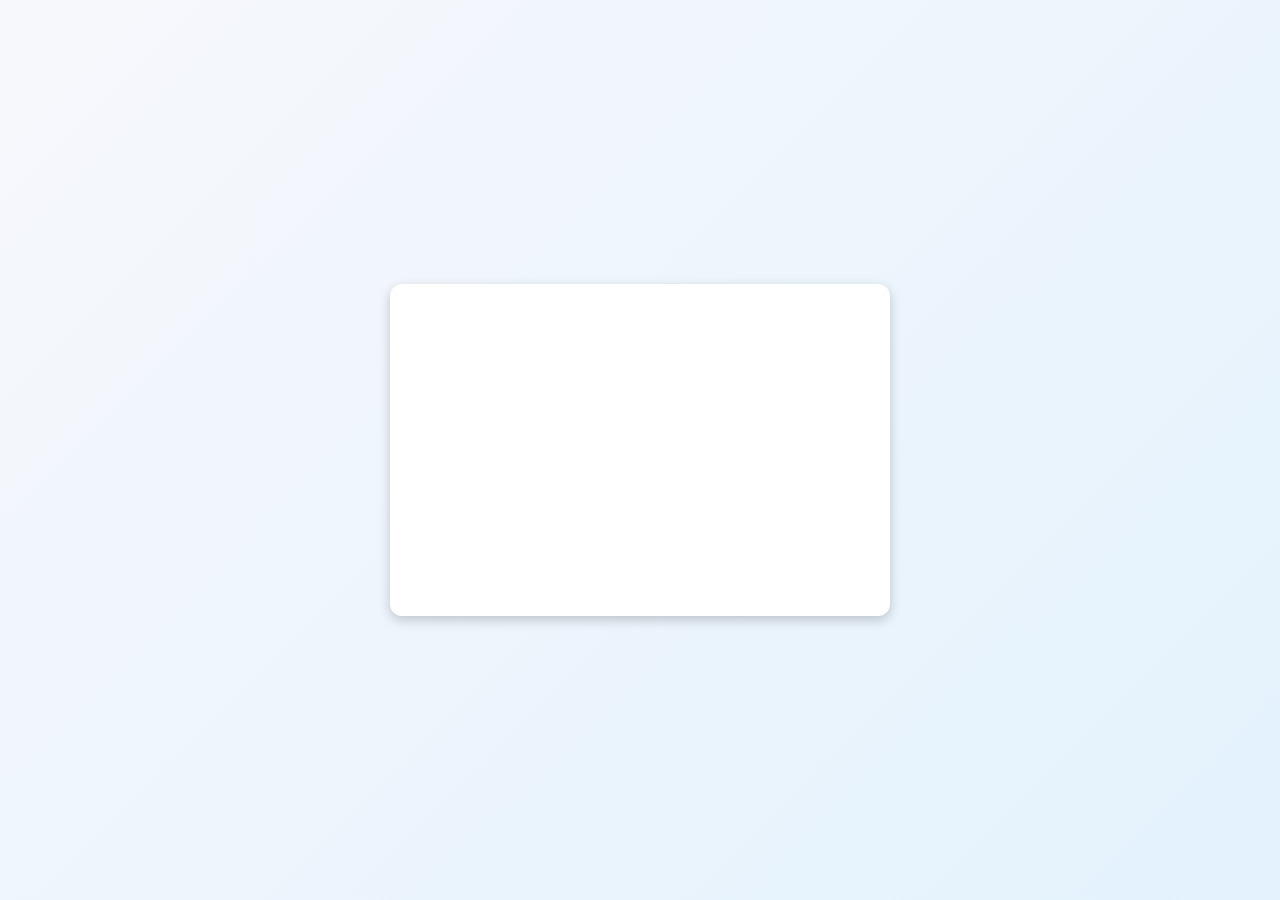
<file: works/calender.html>
<!DOCTYPE html>
<html lang="en">
<head>
  <meta charset="UTF-8" />
  <meta name="viewport" content="width=device-width, initial-scale=1.0"/>
  <title>Interactive 3D Calendar</title>
  <link rel="icon" href="images/Bk_logo.png" type="image/favicon.png">
  <link rel="stylesheet" href="https://cdnjs.cloudflare.com/ajax/libs/font-awesome/6.0.0-beta3/css/all.min.css"/>
  <style>
    * {
      margin: 0;
      padding: 0;
      box-sizing: border-box;
    }

    body {
      font-family: Cambria, serif;
      background: linear-gradient(135deg, #f7f8fc, #e3f2fd);
      min-height: 100vh;
      display: flex;
      flex-direction: column;
    }

    header {
      background: #50777c;
      color: white;
      padding: 15px 30px;
      display: flex;
      justify-content: space-between;
      align-items: center;
      box-shadow: 0 2px 10px rgba(0,0,0,0.1);
    }

  

    main {
      flex: 1;
      display: flex;
      justify-content: center;
      align-items: center;
      padding: 40px 20px;
    }

    .calendar-container {
      width: 100%;
      max-width: 500px;
      border-radius: 12px;
      overflow: hidden;
      box-shadow: 0 4px 12px rgba(0, 0, 0, 0.2);
      background: white;
    }

    .calendar {
      display: flex;
      flex-direction: column;
      opacity: 0;
      transform: translateY(20px);
      animation: slideUp 0.6s forwards;
    }

    @keyframes slideUp {
      to {
        opacity: 1;
        transform: translateY(0);
      }
    }

    .header {
      background-color: #85b4bc;
      color: #fff;
      padding: 20px;
      text-align: center;
      display: flex;
      justify-content: space-between;
      align-items: center;
      font-size: 1rem;
    }

    .month {
      font-weight: bold;
    }

    .icons {
      display: flex;
      gap: 15px;
    }

    .icons i {
      cursor: pointer;
      font-size: 1.5rem;
      transition: transform 0.2s ease;
    }

    .icons i:hover {
      transform: scale(1.2);
    }

    .days {
      display: grid;
      grid-template-columns: repeat(7, 1fr);
      padding: 20px;
      background-color: #fff;
      border-radius: 0 0 12px 12px;
    }

    .days div {
      padding: 10px;
      text-align: center;
      font-size: 1rem;
      cursor: pointer;
      transition: transform 0.2s, background-color 0.2s;
    }

    .days div:hover {
      transform: scale(1.1);
      background-color: #5f6368;
      color: white;
    }

    .days div.active {
      background-color: #2575fc;
      color: white;
    }

  
    @media (max-width: 600px) {
      header {
        flex-direction: column;
        text-align: center;
        gap: 10px;
      }

      .icons i {
        font-size: 1.2rem;
      }

      .days div {
        font-size: 0.9rem;
        padding: 8px;
      }
    }
  </style>
</head>
<body>



  <!-- Main Calendar -->
  <main>
    <div class="calendar-container">
      <div class="calendar">
        <div class="header">
          <div class="month" id="month-name">January 2025</div>
          <div class="icons">
            <i class="fas fa-chevron-left prev" onclick="changeMonth(-1)"></i>
            <i class="fas fa-chevron-right next" onclick="changeMonth(1)"></i>
          </div>
        </div>
        <div class="days" id="calendar-days">
          <!-- Weekdays and days injected by JS -->
        </div>
      </div>
    </div>
  </main>
 

  <!-- Script -->
  <script>
    let currentMonth = new Date().getMonth();
    let currentYear = new Date().getFullYear();
    const calendarDaysContainer = document.getElementById('calendar-days');
    const monthName = document.getElementById('month-name');

    function renderCalendar() {
      calendarDaysContainer.innerHTML = `
        <div>Sun</div>
        <div>Mon</div>
        <div>Tue</div>
        <div>Wed</div>
        <div>Thu</div>
        <div>Fri</div>
        <div>Sat</div>
      `;

      const firstDay = new Date(currentYear, currentMonth).getDay();
      const lastDate = new Date(currentYear, currentMonth + 1, 0).getDate();
      const prevMonthLastDate = new Date(currentYear, currentMonth, 0).getDate();

      for (let i = firstDay - 1; i >= 0; i--) {
        calendarDaysContainer.innerHTML += `<div class="empty-day" style="color: #ccc;">${prevMonthLastDate - i}</div>`;
      }

      for (let day = 1; day <= lastDate; day++) {
        calendarDaysContainer.innerHTML += `<div class="day" onclick="selectDay(${day})">${day}</div>`;
      }

      monthName.textContent = `${new Date(currentYear, currentMonth).toLocaleString('default', { month: 'long' })} ${currentYear}`;
    }

    function selectDay(day) {
      const allDays = document.querySelectorAll('.day');
      allDays.forEach(dayEl => dayEl.classList.remove('active'));
      const selectedDay = [...allDays].find(el => el.textContent == day);
      if (selectedDay) selectedDay.classList.add('active');
    }

    function changeMonth(offset) {
      currentMonth += offset;
      if (currentMonth < 0) {
        currentMonth = 11;
        currentYear--;
      } else if (currentMonth > 11) {
        currentMonth = 0;
        currentYear++;
      }
      renderCalendar();
    }

    renderCalendar();
  </script>

</body>
</html>
</file>
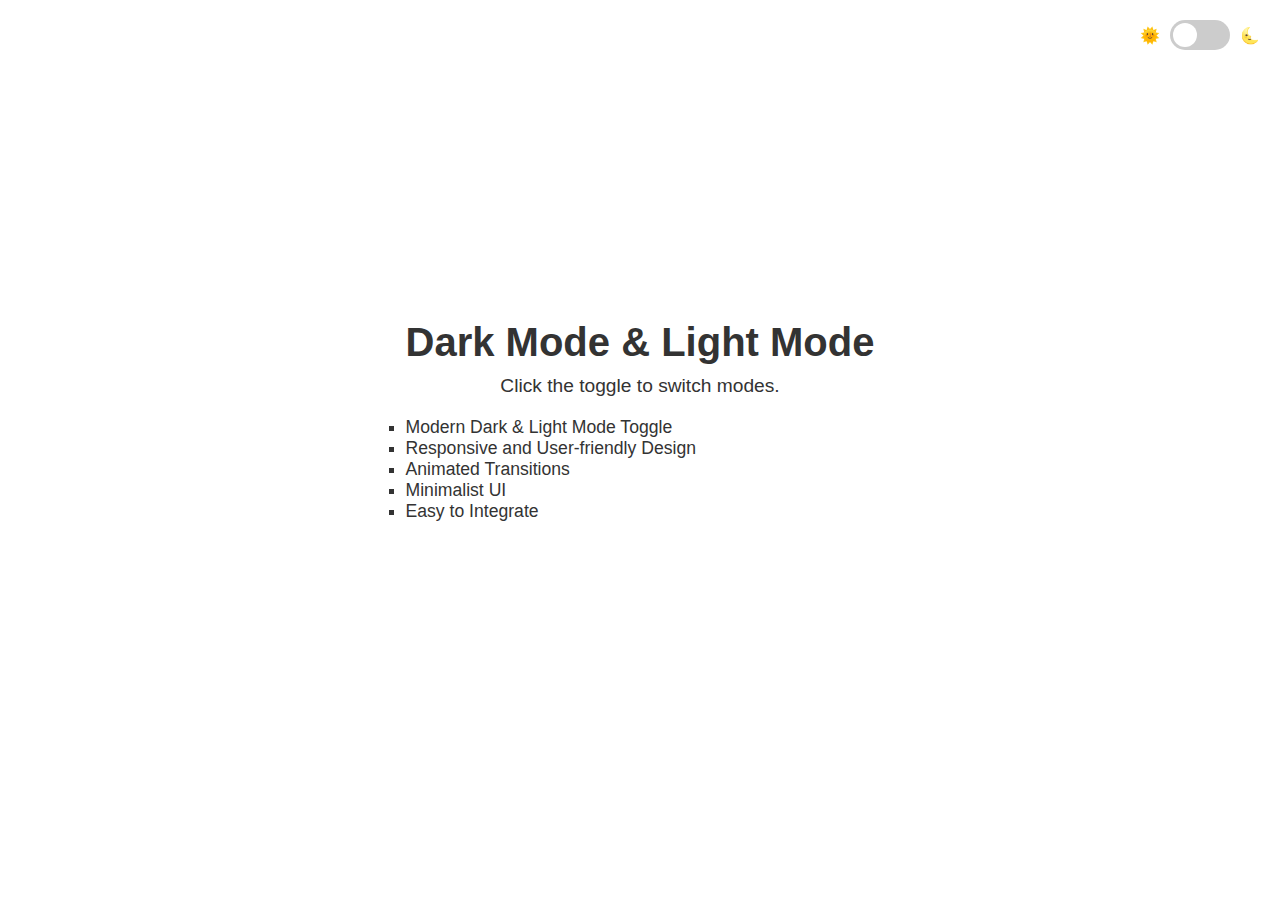
<file: works/Dark_mode.html>
<!DOCTYPE html>
<html lang="en">
<head>
  <meta charset="UTF-8">
  <meta name="viewport" content="width=device-width, initial-scale=1.0">
  <title>Dark Mode Toggle</title>
    <link rel="icon" href="images/Bk_logo.png" type="image/favicon.png">
  <style>
    * {
      margin: 0;
      padding: 0;
      box-sizing: border-box;
      transition: all 0.3s ease;
    }

    body {
      height: 100vh;
      display: flex;
      flex-direction: column;
      align-items: center;
      font-family: Arial, sans-serif;
      background-color: #ffffff;
      color: #333;
      padding: 20px;
    }

    .toggle-container {
      position: absolute;
      top: 20px;
      right: 20px;
      display: flex;
      align-items: center;
      gap: 10px;
      cursor: pointer;
    }

    .toggle-btn {
      width: 60px;
      height: 30px;
      background: #ccc;
      border-radius: 15px;
      position: relative;
    }

    .toggle-circle {
      width: 24px;
      height: 24px;
      background: white;
      border-radius: 50%;
      position: absolute;
      top: 3px;
      left: 3px;
      transition: transform 0.3s ease;
    }

    .dark-mode .toggle-btn {
      background: #333;
    }

    .dark-mode .toggle-circle {
      transform: translateX(30px);
    }

    .dark-mode {
      background-color: #121212;
      color: white;
    }

    .content {
      max-width: 800px;
      text-align: center;
      margin-top: 300px;
    }

    h1 {
      font-size: 2.5rem;
      margin-bottom: 10px;
    }

    p {
      font-size: 1.2rem;
      margin-bottom: 20px;
    }

    ul {
      text-align: left;
      list-style-type: square;
      font-size: 1.1rem;
    }
  </style>
</head>
<body>
  <div class="toggle-container" onclick="toggleMode()">
    <span>🌞</span>
    <div class="toggle-btn">
      <div class="toggle-circle"></div>
    </div>
    <span>🌜</span>
  </div>

  <div class="content">
    <h1>Dark Mode & Light Mode</h1>
    <p>Click the toggle to switch modes.</p>

    <section>
      
      <ul>
        <li>Modern Dark & Light Mode Toggle</li>
        <li>Responsive and User-friendly Design</li>
        <li>Animated Transitions</li>
        <li>Minimalist UI</li>
        <li>Easy to Integrate</li>
      </ul>
    </section>
  </div>

  <script>
    function toggleMode() {
      document.body.classList.toggle('dark-mode');
    }
  </script>
</body>
</html>
</file>
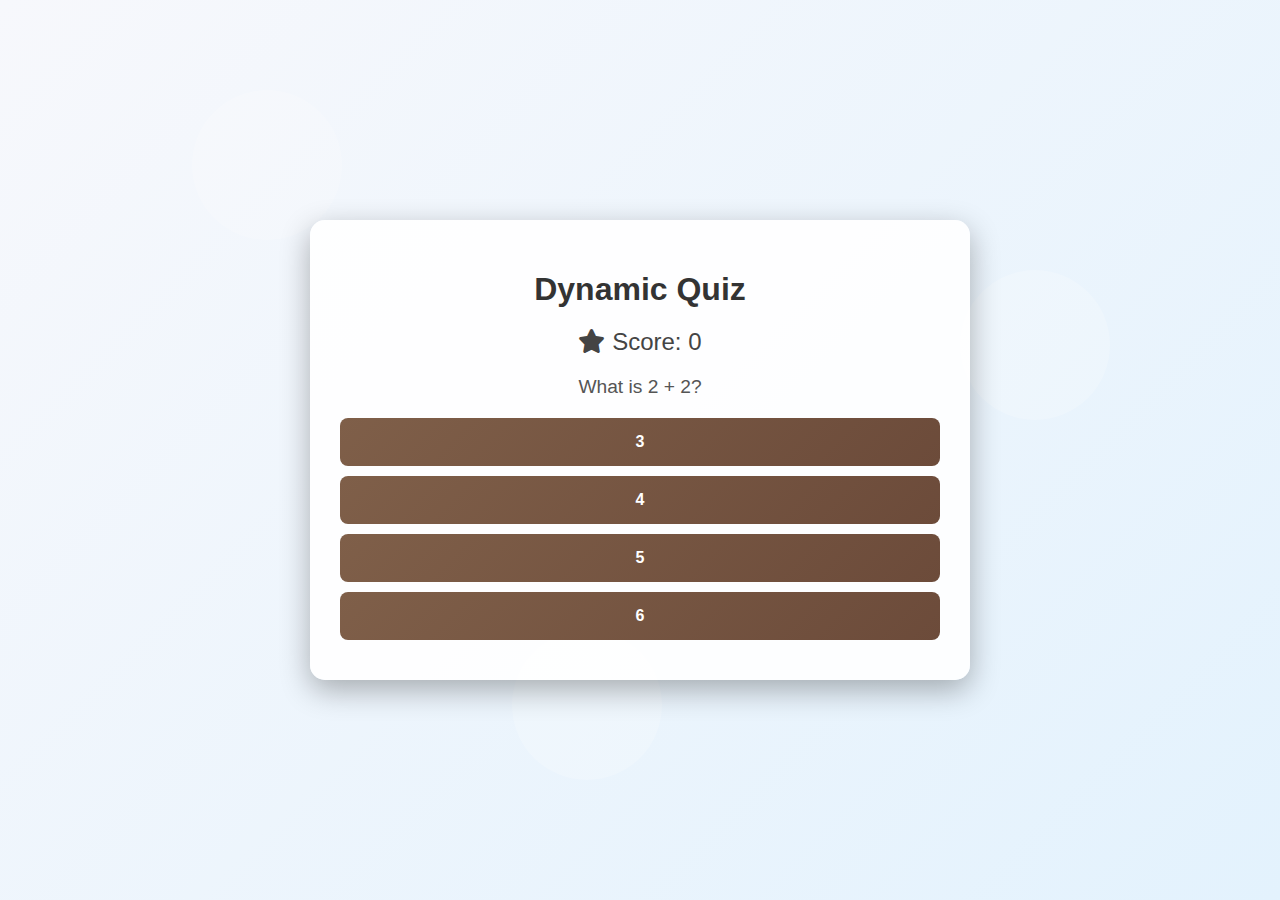
<file: works/Quiz_app.html>
<!DOCTYPE html>
<html lang="en">
<head>
    <meta charset="UTF-8">
    <meta name="viewport" content="width=device-width, initial-scale=1.0">
    <title>Quiz App</title>
      <link rel="icon" href="images/Bk_logo.png" type="image/png"/>
    <link href="https://cdnjs.cloudflare.com/ajax/libs/font-awesome/6.0.0-beta3/css/all.min.css" rel="stylesheet">
    <style>
        body {
            font-family: 'Arial', sans-serif;
            margin: 0;
            padding: 0;
            height: 100vh;
            display: flex;
            justify-content: center;
            align-items: center;
            background: linear-gradient(135deg, #f7f8fc, #e3f2fd);
            overflow: hidden;
        }

        /* Parallax Background */
        .parallax-bg {
            position: absolute;
            width: 100%;
            height: 100%;
            top: 0;
            left: 0;
            overflow: hidden;
            z-index: -1;
        }

        .parallax-bg span {
            position: absolute;
            width: 150px;
            height: 150px;
            border-radius: 50%;
            background: rgba(255, 255, 255, 0.2);
            animation: float 10s infinite linear;
        }

        .parallax-bg span:nth-child(1) {
            top: 10%;
            left: 15%;
            animation-delay: 0s;
        }

        .parallax-bg span:nth-child(2) {
            top: 30%;
            left: 75%;
            animation-delay: 2s;
        }

        .parallax-bg span:nth-child(3) {
            top: 70%;
            left: 40%;
            animation-delay: 4s;
        }

        @keyframes float {
            0%, 100% {
                transform: translateY(0);
            }
            50% {
                transform: translateY(-20px);
            }
        }

        /* Quiz Container */
        .quiz-container {
            width: 90%;
            max-width: 600px;
            padding: 30px;
            border-radius: 15px;
            background: rgba(255, 255, 255, 0.9);
            box-shadow: 0 10px 30px rgba(0, 0, 0, 0.3);
            animation: fadeIn 1s ease-in-out;
            text-align: center;
        }

        @keyframes fadeIn {
            from {
                opacity: 0;
                transform: scale(0.8);
            }
            to {
                opacity: 1;
                transform: scale(1);
            }
        }

        .quiz-container h1 {
            font-size: 2rem;
            color: #333;
            margin-bottom: 20px;
        }

        .question {
            font-size: 1.2rem;
            margin-bottom: 20px;
            color: #555;
        }

        .answer-btn {
            display: block;
            width: 100%;
            padding: 15px;
            margin: 10px 0;
            border: none;
            border-radius: 8px;
            font-size: 1rem;
            font-weight: bold;
            color: white;
            cursor: pointer;
            background: linear-gradient(135deg, #7f5f49, #6c4b3a);
            transition: all 0.3s ease-in-out;
        }

        .answer-btn:hover {
            background: linear-gradient(135deg, #4b3131, #4e3133);
            box-shadow: 0 4px 15px rgba(0, 0, 0, 0.2);
            transform: translateY(-2px);
        }

        .score {
            font-size: 1.5rem;
            color: #444;
            margin-bottom: 20px;
        }

        .next-btn {
            background: linear-gradient(135deg, #00c6ff, #0072ff);
        }

        .result {
            display: none;
            font-size: 1.5rem;
            margin-top: 20px;
            font-weight: bold;
            color: #333;
        }

        @media (max-width: 768px) {
            .quiz-container {
                padding: 20px;
            }

            .answer-btn {
                font-size: 0.9rem;
            }

            .question {
                font-size: 1rem;
            }
        }
    </style>
</head>
<body>

<div class="parallax-bg">
    <span></span>
    <span></span>
    <span></span>
</div>

<div class="quiz-container">
    <h1>Dynamic Quiz</h1>
    <div class="score">
        <i class="fas fa-star"></i> Score: <span id="score">0</span>
    </div>
    <div class="question-container">
        <p class="question" id="question">Question 1</p>
        <button class="answer-btn" id="answer1" onclick="checkAnswer(1)">Answer 1</button>
        <button class="answer-btn" id="answer2" onclick="checkAnswer(2)">Answer 2</button>
        <button class="answer-btn" id="answer3" onclick="checkAnswer(3)">Answer 3</button>
        <button class="answer-btn" id="answer4" onclick="checkAnswer(4)">Answer 4</button>
    </div>
    <button class="next-btn answer-btn" id="next-btn" onclick="nextQuestion()">Next</button>
    <div class="result" id="result">You scored: 0</div>
</div>

<script>
    const questions = [
        { question: "What is 2 + 2?", options: ["3", "4", "5", "6"], correct: 2 },
        { question: "What is 3 + 5?", options: ["5", "6", "7", "8"], correct: 4 },
        { question: "What is the capital of France?", options: ["London", "Berlin", "Madrid", "Paris"], correct: 4 },
        { question: "Who developed the theory of relativity?", options: ["Isaac Newton", "Albert Einstein", "Marie Curie", "Nikola Tesla"], correct: 2 },
        { question: "What is the largest planet?", options: ["Earth", "Mars", "Jupiter", "Saturn"], correct: 3 },
        { question: "What is the smallest continent?", options: ["Asia", "Europe", "Australia", "Africa"], correct: 3 },
        { question: "What is the chemical symbol for water?", options: ["O2", "CO2", "H2O", "N2O"], correct: 3 },
        { question: "Who painted the Mona Lisa?", options: ["Vincent van Gogh", "Leonardo da Vinci", "Pablo Picasso", "Claude Monet"], correct: 2 },
        { question: "What is the longest river in the world?", options: ["Amazon", "Nile", "Yangtze", "Ganges"], correct: 2 },
        { question: "What is the square root of 81?", options: ["8", "9", "10", "11"], correct: 2 },
        { question: "Who invented the light bulb?", options: ["Thomas Edison", "Nikola Tesla", "Benjamin Franklin", "Alexander Graham Bell"], correct: 1 },
        { question: "What is the largest ocean?", options: ["Atlantic", "Indian", "Arctic", "Pacific"], correct: 4 },
        { question: "Who wrote 'Romeo and Juliet'?", options: ["Charles Dickens", "William Shakespeare", "Mark Twain", "Jane Austen"], correct: 2 },
        { question: "What is the tallest mountain?", options: ["Mount Everest", "K2", "Kangchenjunga", "Mount Kilimanjaro"], correct: 1 },
        { question: "What is the main ingredient in guacamole?", options: ["Tomato", "Onion", "Avocado", "Lime"], correct: 3 },
    ];

    let currentQuestion = 0;
    let score = 0;

    function loadQuestion() {
        const questionData = questions[currentQuestion];
        document.getElementById('question').textContent = questionData.question;
        for (let i = 1; i <= 4; i++) {
            document.getElementById(`answer${i}`).textContent = questionData.options[i - 1];
        }
        document.getElementById('score').textContent = score;
        document.getElementById('next-btn').style.display = "none";
    }

    function checkAnswer(selected) {
        const correctAnswer = questions[currentQuestion].correct;
        if (selected === correctAnswer) {
            score++;
            document.getElementById('score').textContent = score;
        }
        document.getElementById('next-btn').style.display = "inline-block";
    }

    function nextQuestion() {
        currentQuestion++;
        if (currentQuestion < questions.length) {
            loadQuestion();
        } else {
            document.getElementById('result').style.display = "block";
            document.getElementById('result').textContent = `You scored: ${score}`;
            document.getElementById('next-btn').style.display = "none";
            document.querySelector('.question-container').style.display = "none";
        }
    }

    loadQuestion();
</script>

</body>
</html>
</file>
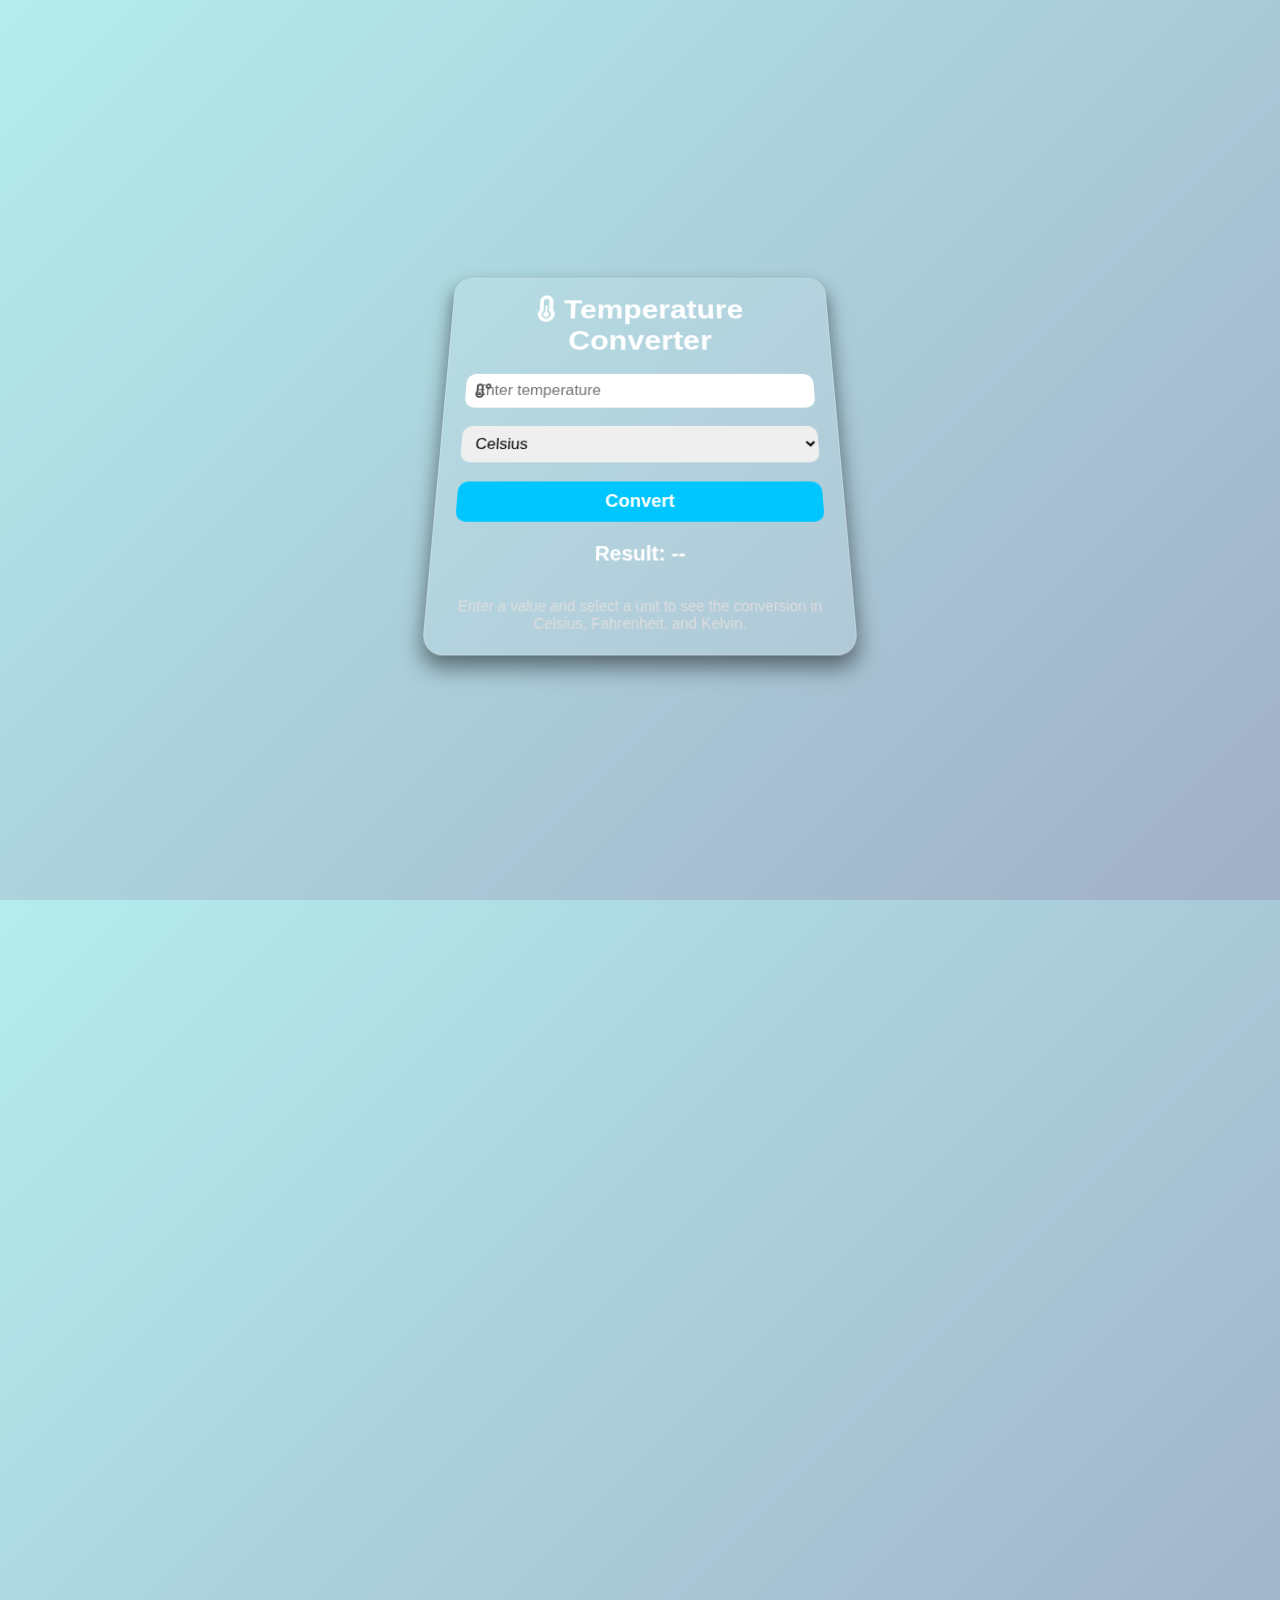
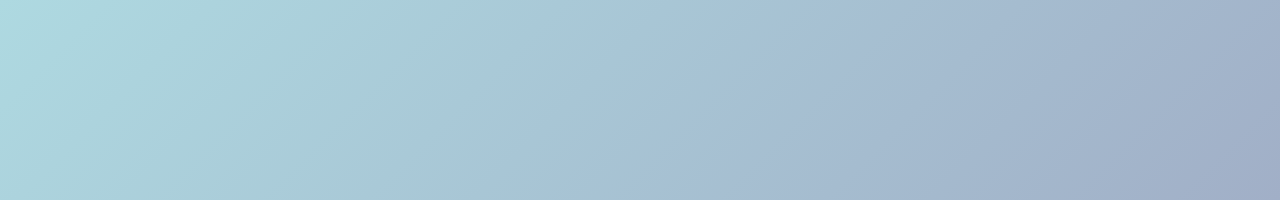
<file: works/Temperature_Converter.html>
<!DOCTYPE html>
<html lang="en">
<head>
    <meta charset="UTF-8">
    <meta name="viewport" content="width=device-width, initial-scale=1.0">
    <title>3D Temperature Converter</title>
     <link rel="icon" href="images/Bk_logo.png" type="image/favicon.png">
    <link rel="stylesheet" href="https://cdnjs.cloudflare.com/ajax/libs/font-awesome/6.0.0/css/all.min.css">
    <style>
        * {
            margin: 0;
            padding: 0;
            box-sizing: border-box;
            font-family: 'Arial', sans-serif;
        }

        body {
             background: linear-gradient(135deg, #b4eded, #a1afc7);
            color: #fff;
            display: flex;
            justify-content: center;
            align-items: center;
            height: 100vh;
            overflow: hidden;
        }

        body::before {
            content: '';
            position: absolute;
            top: 0;
            left: 0;
            width: 200%;
            height: 200%;
           
            z-index: -1;
        }

   
        .converter-container {
            background: rgba(255, 255, 255, 0.1);
            border: 1px solid rgba(255, 255, 255, 0.2);
            border-radius: 20px;
            padding: 20px;
            width: 90%;
            max-width: 400px;
            box-shadow: 0 10px 20px rgba(0, 0, 0, 0.5);
            transform: perspective(800px) rotateX(20deg);
            transition: transform 0.4s ease-in-out;
        }

        .converter-container:hover {
            transform: perspective(800px) rotateX(0deg);
        }

        .converter-container h1 {
            text-align: center;
            margin-bottom: 20px;
        }

        .input-group {
            margin-bottom: 20px;
            position: relative;
        }

        .input-group input {
            width: 100%;
            padding: 10px;
            border: none;
            border-radius: 10px;
            font-size: 16px;
        }

        .input-group i {
            position: absolute;
            top: 50%;
            left: 10px;
            transform: translateY(-50%);
            color: #555;
        }

        select {
            width: 100%;
            padding: 10px;
            margin-bottom: 20px;
            border: none;
            border-radius: 10px;
            font-size: 16px;
        }

        button {
            width: 100%;
            padding: 10px;
            background: #00c6ff;
            border: none;
            border-radius: 10px;
            color: #fff;
            font-size: 18px;
            font-weight: bold;
            cursor: pointer;
            transition: background 0.3s ease, transform 0.3s ease;
        }

        button:hover {
            background: #0072ff;
            transform: scale(1.05);
        }

        .result {
            text-align: center;
            margin-top: 20px;
            font-size: 20px;
            font-weight: bold;
        }

        .info {
            margin-top: 30px;
            text-align: center;
            font-size: 14px;
            color: #ddd;
        }

        @media (max-width: 768px) {
            .converter-container {
                transform: none;
            }
        }
    </style>
</head>
<body>
    <div class="converter-container">
        <h1><i class="fas fa-thermometer-half"></i> Temperature Converter</h1>
        <div class="input-group">
            <i class="fas fa-temperature-low"></i>
            <input type="number" id="tempInput" placeholder="Enter temperature">
        </div>
        <select id="tempUnit">
            <option value="Celsius">Celsius</option>
            <option value="Fahrenheit">Fahrenheit</option>
            <option value="Kelvin">Kelvin</option>
        </select>
        <button onclick="convertTemp()">Convert</button>
        <div class="result" id="result">Result: --</div>
        <div class="info">Enter a value and select a unit to see the conversion in Celsius, Fahrenheit, and Kelvin.</div>
    </div>

    <script>
        function convertTemp() {
            const tempInput = parseFloat(document.getElementById('tempInput').value);
            const tempUnit = document.getElementById('tempUnit').value;
            const result = document.getElementById('result');

            if (isNaN(tempInput)) {
                result.textContent = 'Please enter a valid temperature';
                return;
            }

            let celsius, fahrenheit, kelvin;

            switch (tempUnit) {
                case 'Celsius':
                    celsius = tempInput;
                    fahrenheit = (celsius * 9/5) + 32;
                    kelvin = celsius + 273.15;
                    break;
                case 'Fahrenheit':
                    fahrenheit = tempInput;
                    celsius = (fahrenheit - 32) * 5/9;
                    kelvin = celsius + 273.15;
                    break;
                case 'Kelvin':
                    kelvin = tempInput;
                    celsius = kelvin - 273.15;
                    fahrenheit = (celsius * 9/5) + 32;
                    break;
                default:
                    result.textContent = 'Invalid Unit';
                    return;
            }

            result.innerHTML = `
                <p>${celsius.toFixed(2)}°C</p>
                <p>${fahrenheit.toFixed(2)}°F</p>
                <p>${kelvin.toFixed(2)}K</p>
            `;
        }
    </script>
</body>
</html>
</file>
